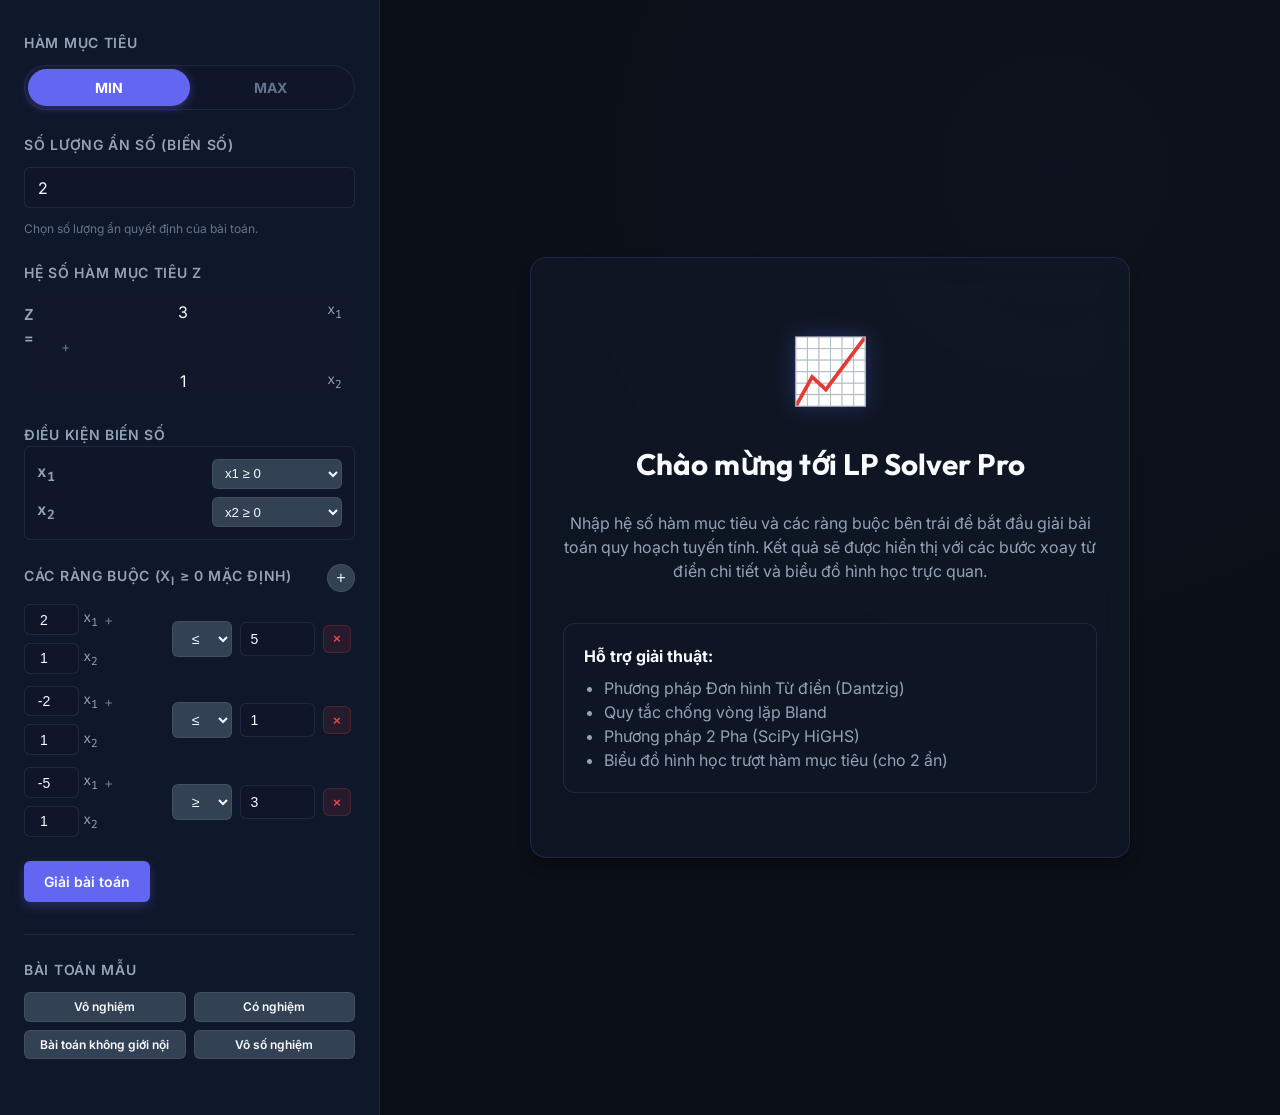
<file: index.html>
<!DOCTYPE html>
<html lang="vi">
<head>
    <meta charset="UTF-8">
    <meta name="viewport" content="width=device-width, initial-scale=1.0">
    <meta http-equiv="Cache-Control" content="no-cache, no-store, must-revalidate" />
    <meta http-equiv="Pragma" content="no-cache" />
    <meta http-equiv="Expires" content="0" />
    <title>Quy Hoạch Tuyến Tính Solver</title>
    <!-- Fonts -->
    <link rel="preconnect" href="https://fonts.googleapis.com">
    <link rel="preconnect" href="https://fonts.gstatic.com" crossorigin>
    <link href="https://fonts.googleapis.com/css2?family=Inter:wght@300;400;500;600;700&family=Outfit:wght@400;500;600;700;800&family=Fira+Code:wght@400;500&display=swap" rel="stylesheet">
    <!-- Style -->
    <link rel="stylesheet" href="static/style.css?v=3">
</head>
<body>
    <div class="app-container">
        <!-- Sidebar: Inputs -->
        <aside class="sidebar">

            <form id="solver-form">
                <!-- Optimization Goal -->
                <div class="form-section">
                    <label class="section-title">Hàm mục tiêu</label>
                    <div class="goal-toggle-container">
                        <input type="radio" id="goal-min" name="prob_type" value="min" checked>
                        <label for="goal-min" class="goal-label label-min">MIN</label>
                        
                        <input type="radio" id="goal-max" name="prob_type" value="max">
                        <label for="goal-max" class="goal-label label-max">MAX</label>
                    </div>
                </div>

                <!-- Number of Variables -->
                <div class="form-section">
                    <label for="num_vars" class="section-title">Số lượng ẩn số (Biến số)</label>
                    <div class="input-wrapper">
                        <input type="number" id="num_vars" min="2" max="10" value="2" required>
                    </div>
                    <div class="input-desc">Chọn số lượng ẩn quyết định của bài toán.</div>
                </div>

                <!-- Z Coefficients -->
                <div class="form-section">
                    <label class="section-title">Hệ số Hàm mục tiêu Z</label>
                    <div class="input-wrapper" style="border: none; padding: 0;">
                        <span class="input-prefix" style="margin-top: 0.5rem; font-size: 1rem; align-self: flex-start;">Z =</span>
                        <div id="z-coeffs-container" class="coeffs-grid" style="width: 100%;">
                            <!-- Dynamic inputs will be inserted here -->
                        </div>
                    </div>
                </div>

                <!-- Variable Signs -->
                <div class="form-section" id="var-signs-section">
                    <label class="section-title">Điều kiện biến số</label>
                    <div id="var-signs-list" class="var-signs-container">
                        <!-- Dynamic rows will be inserted here -->
                    </div>
                </div>

                <!-- Constraints -->
                <div class="form-section">
                    <div class="section-header">
                        <label class="section-title">Các ràng buộc (x<sub>i</sub> ≥ 0 mặc định)</label>
                        <button type="button" id="btn-add-constraint" class="btn-icon-only" title="Thêm ràng buộc">+</button>
                    </div>
                    
                    <div id="constraints-list" class="constraints-container">
                        <!-- Dynamic rows will be inserted here -->
                    </div>
                </div>

                <!-- Solve Button -->
                <button type="submit" id="btn-solve" class="btn btn-primary">Giải bài toán</button>
            </form>
            
            <!-- Preset Examples -->
            <div class="form-section preset-section">
                <label class="section-title">Bài toán mẫu</label>
                <div class="preset-buttons">
                    <button type="button" class="btn btn-secondary btn-sm" onclick="loadExample('infeasible')">Vô nghiệm</button>
                    <button type="button" class="btn btn-secondary btn-sm" onclick="loadExample('optimal')">Có nghiệm</button>
                    <button type="button" class="btn btn-secondary btn-sm" onclick="loadExample('unbounded')">Bài toán không giới nội</button>
                    <button type="button" class="btn btn-secondary btn-sm" onclick="loadExample('multiple')">Vô số nghiệm</button>
                </div>
            </div>
        </aside>

        <!-- Main Content: Outputs -->
        <main class="main-content">
            <!-- Initial state / Welcome -->
            <div id="welcome-screen" class="results-card welcome-card">
                <div class="welcome-icon">📈</div>
                <h2>Chào mừng tới LP Solver Pro</h2>
                <p>Nhập hệ số hàm mục tiêu và các ràng buộc bên trái để bắt đầu giải bài toán quy hoạch tuyến tính. Kết quả sẽ được hiển thị với các bước xoay từ điển chi tiết và biểu đồ hình học trực quan.</p>
                <div class="quick-start-info">
                    <strong>Hỗ trợ giải thuật:</strong>
                    <ul>
                        <li>Phương pháp Đơn hình Từ điển (Dantzig)</li>
                        <li>Quy tắc chống vòng lặp Bland</li>
                        <li>Phương pháp 2 Pha (SciPy HiGHS)</li>
                        <li>Biểu đồ hình học trượt hàm mục tiêu (cho 2 ẩn)</li>
                    </ul>
                </div>
            </div>

            <!-- Loader -->
            <div id="solve-loader" class="loader-container hidden">
                <div class="spinner"></div>
                <p>Đang tính toán kết quả tối ưu...</p>
            </div>

            <!-- Results Panel -->
            <div id="results-panel" class="hidden">
                <!-- Summary Card -->
                <div class="results-card summary-card">
                    <div class="summary-header">
                        <h2>KẾT LUẬN CHUNG</h2>
                        <span id="summary-status-badge" class="badge">OPTIMAL</span>
                    </div>
                    <div class="summary-body">
                        <div class="summary-stat">
                            <span class="stat-label">Hàm mục tiêu Z tối ưu</span>
                            <span id="summary-z-val" class="stat-value">-</span>
                        </div>
                        <div class="summary-stat">
                            <span class="stat-label">Nghiệm tối ưu x*</span>
                            <span id="summary-x-val" class="stat-value">-</span>
                        </div>
                    </div>
                </div>

                <!-- Method Navigation Tabs -->
                <div class="tab-navigation">
                    <button class="tab-btn active" onclick="switchTab('tab-geometry')">Biểu đồ hình học</button>
                    <button class="tab-btn" onclick="switchTab('tab-dantzig')">Đơn hình Dantzig</button>
                    <button class="tab-btn" onclick="switchTab('tab-bland')">Quy tắc Bland</button>
                    <button class="tab-btn" onclick="switchTab('tab-two-phase')">Đơn hình 2 Pha</button>
                </div>

                <!-- Tab: Geometry -->
                <div id="tab-geometry" class="tab-content active-content">
                    <div class="geometry-layout">
                        <div class="chart-container">
                            <svg id="geometry-svg" viewBox="0 0 800 600">
                                <defs>
                                    <!-- Gradients and markers -->
                                    <linearGradient id="feasible-grad" x1="0%" y1="0%" x2="100%" y2="100%">
                                        <stop offset="0%" stop-color="rgba(16, 185, 129, 0.2)" />
                                        <stop offset="100%" stop-color="rgba(6, 182, 212, 0.3)" />
                                    </linearGradient>
                                    <marker id="arrow" viewBox="0 0 10 10" refX="5" refY="5" markerWidth="6" markerHeight="6" orient="auto-start-reverse">
                                        <path d="M 0 0 L 10 5 L 0 10 z" fill="#ef4444" />
                                    </marker>
                                </defs>
                                
                                <!-- Grid lines and axes will be drawn dynamically -->
                                <g id="svg-grid"></g>
                                <g id="svg-axes"></g>
                                <path id="svg-feasible-region" fill="url(#feasible-grad)" stroke="#10b981" stroke-width="2" />
                                <g id="svg-constraint-lines"></g>
                                <g id="svg-objective-contours"></g>
                                <g id="svg-objective-arrow"></g>
                                <g id="svg-points"></g>
                                <g id="svg-labels"></g>
                            </svg>
                            <div id="svg-tooltip" class="chart-tooltip hidden"></div>
                        </div>
                        
                        <div class="geometry-info">
                            <div class="info-card">
                                <h3>Thông tin biểu đồ</h3>
                                <ul class="info-list">
                                    <li><span class="color-dot feasible-dot"></span> <b>Vùng tô màu xanh:</b> Miền chấp nhận được (feasible region).</li>
                                    <li><span class="color-dot constraint-dot"></span> <b>Đường nét liền:</b> Các đường biên ràng buộc (1), (2), (3)...</li>
                                    <li><span class="color-dot objective-dot"></span> <b>Đường nét đứt xám:</b> Các mức dịch chuyển Z.</li>
                                    <li><span class="color-dot opt-line-dot"></span> <b>Đường nét đứt đỏ:</b> Mức Z tối ưu.</li>
                                    <li><span class="color-dot arrow-dot"></span> <b>Mũi tên đỏ:</b> Hướng tăng hàm mục tiêu Z.</li>
                                </ul>
                            </div>
                            <div id="geometry-notes" class="info-card warning-card hidden">
                                <h3>Lưu ý</h3>
                                <p id="geometry-warning-text"></p>
                            </div>
                        </div>
                    </div>
                </div>

                <!-- Tab: Dantzig -->
                <div id="tab-dantzig" class="tab-content">
                    <div class="results-card">
                        <h3>Các bước giải theo thuật toán Dantzig</h3>
                        <div id="dantzig-steps" class="simplex-steps-container"></div>
                    </div>
                </div>

                <!-- Tab: Bland -->
                <div id="tab-bland" class="tab-content">
                    <div class="results-card">
                        <h3>Các bước giải theo Quy tắc Bland (Tránh vòng lặp)</h3>
                        <div id="bland-steps" class="simplex-steps-container"></div>
                    </div>
                </div>

                <!-- Tab: 2 Phase Simplex -->
                <div id="tab-two-phase" class="tab-content">
                    <div class="results-card">
                        <h3>Các bước giải theo Đơn hình 2 Pha (Từ điển)</h3>
                        
                        <div class="phase-section" style="margin-top: 1.5rem;">
                            <h4 class="phase-title" style="color: var(--color-info); font-family: var(--font-title); font-weight: 700; margin-bottom: 1rem; text-transform: uppercase;">PHA 1: Tìm phương án cực biên khả thi khởi đầu (Tối thiểu hóa x<sub>0</sub>)</h4>
                            <div id="two-phase-p1-steps" class="simplex-steps-container"></div>
                        </div>
                        
                        <div class="phase-section" style="margin-top: 2rem; border-top: 1px dashed var(--border-color); padding-top: 2rem;">
                            <h4 class="phase-title" style="color: var(--color-success); font-family: var(--font-title); font-weight: 700; margin-bottom: 1rem; text-transform: uppercase;">PHA 2: Tối ưu hóa hàm mục tiêu gốc</h4>
                            <div id="two-phase-p2-steps" class="simplex-steps-container"></div>
                        </div>
                    </div>
                    
                    <div class="results-card scipy-results" style="margin-top: 1.5rem;">
                        <div class="scipy-details" style="margin-top: 1rem;">
                            <p><b>Trạng thái:</b> <span id="scipy-status">-</span></p>
                            <p style="display: none;"><b>Thông báo từ solver:</b> <span id="scipy-message">-</span></p>
                            <p><b>Nghiệm tìm được:</b></p>
                            <pre id="scipy-sol-vars" class="code-block"></pre>
                            <p><b id="scipy-opt-label">Giá trị tối ưu Z:</b> <span id="scipy-opt-val">-</span></p>
                        </div>
                    </div>
                </div>
            </div>
        </main>
    </div>

    <!-- Script -->
    <script src="static/app_v18.js"></script>
</body>
</html>
</file>
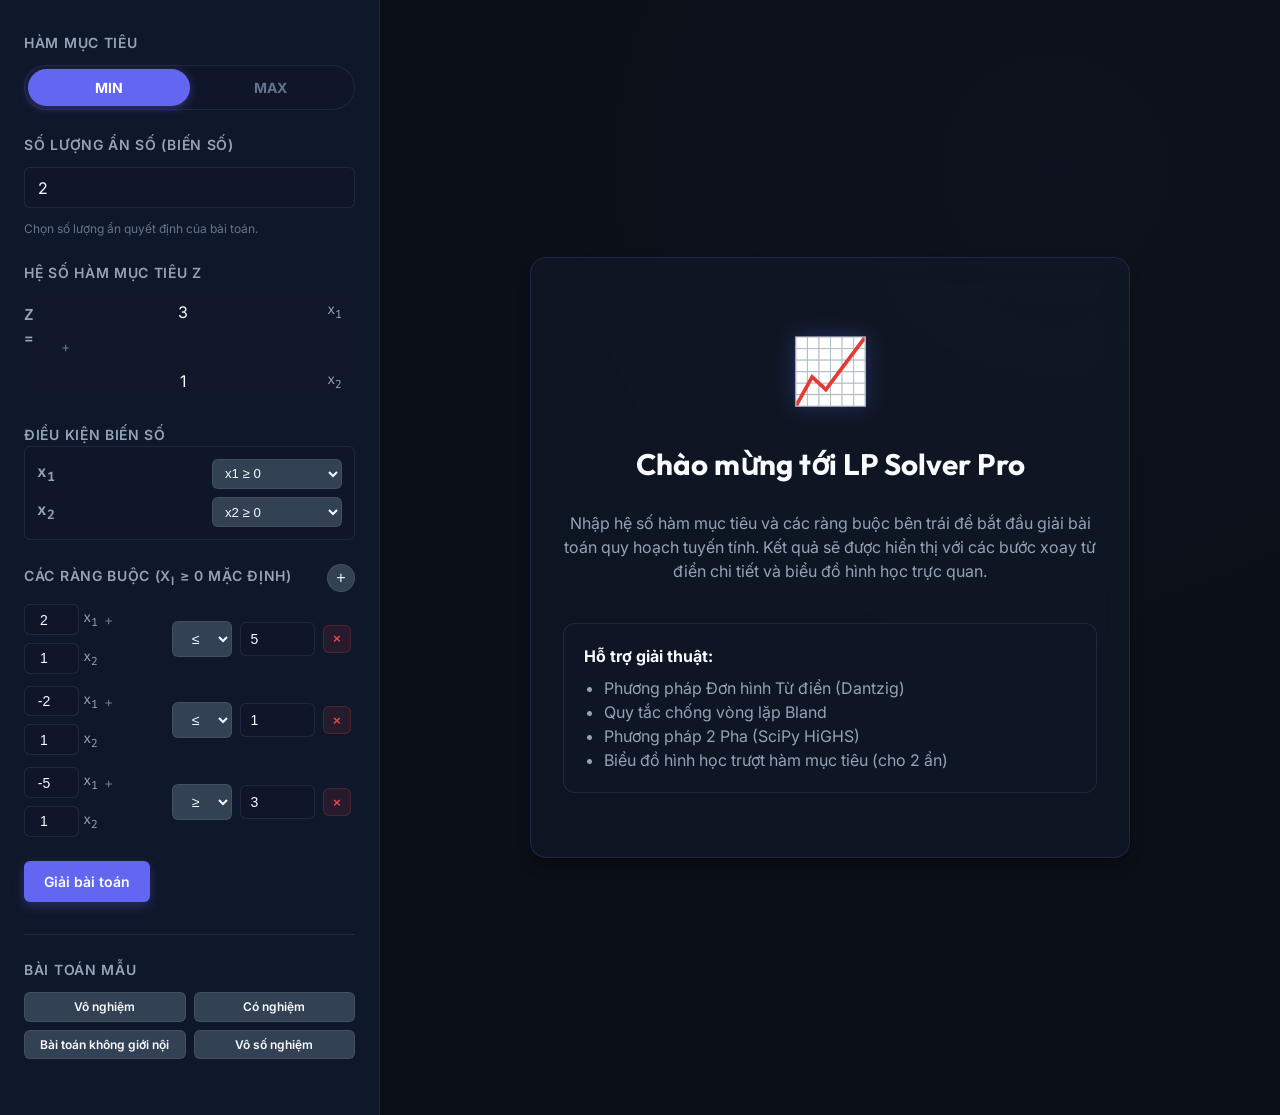
<file: templates/index.html>
<!DOCTYPE html>
<html lang="vi">
<head>
    <meta charset="UTF-8">
    <meta name="viewport" content="width=device-width, initial-scale=1.0">
    <meta http-equiv="Cache-Control" content="no-cache, no-store, must-revalidate" />
    <meta http-equiv="Pragma" content="no-cache" />
    <meta http-equiv="Expires" content="0" />
    <title>Quy Hoạch Tuyến Tính Solver</title>
    <!-- Fonts -->
    <link rel="preconnect" href="https://fonts.googleapis.com">
    <link rel="preconnect" href="https://fonts.gstatic.com" crossorigin>
    <link href="https://fonts.googleapis.com/css2?family=Inter:wght@300;400;500;600;700&family=Outfit:wght@400;500;600;700;800&family=Fira+Code:wght@400;500&display=swap" rel="stylesheet">
    <!-- Style -->
    <link rel="stylesheet" href="/static/style.css?v=3">
</head>
<body>
    <div class="app-container">
        <!-- Sidebar: Inputs -->
        <aside class="sidebar">

            <form id="solver-form">
                <!-- Optimization Goal -->
                <div class="form-section">
                    <label class="section-title">Hàm mục tiêu</label>
                    <div class="goal-toggle-container">
                        <input type="radio" id="goal-min" name="prob_type" value="min" checked>
                        <label for="goal-min" class="goal-label label-min">MIN</label>
                        
                        <input type="radio" id="goal-max" name="prob_type" value="max">
                        <label for="goal-max" class="goal-label label-max">MAX</label>
                    </div>
                </div>

                <!-- Number of Variables -->
                <div class="form-section">
                    <label for="num_vars" class="section-title">Số lượng ẩn số (Biến số)</label>
                    <div class="input-wrapper">
                        <input type="number" id="num_vars" min="2" max="10" value="2" required>
                    </div>
                    <div class="input-desc">Chọn số lượng ẩn quyết định của bài toán.</div>
                </div>

                <!-- Z Coefficients -->
                <div class="form-section">
                    <label class="section-title">Hệ số Hàm mục tiêu Z</label>
                    <div class="input-wrapper" style="border: none; padding: 0;">
                        <span class="input-prefix" style="margin-top: 0.5rem; font-size: 1rem; align-self: flex-start;">Z =</span>
                        <div id="z-coeffs-container" class="coeffs-grid" style="width: 100%;">
                            <!-- Dynamic inputs will be inserted here -->
                        </div>
                    </div>
                </div>

                <!-- Variable Signs -->
                <div class="form-section" id="var-signs-section">
                    <label class="section-title">Điều kiện biến số</label>
                    <div id="var-signs-list" class="var-signs-container">
                        <!-- Dynamic rows will be inserted here -->
                    </div>
                </div>

                <!-- Constraints -->
                <div class="form-section">
                    <div class="section-header">
                        <label class="section-title">Các ràng buộc (x<sub>i</sub> ≥ 0 mặc định)</label>
                        <button type="button" id="btn-add-constraint" class="btn-icon-only" title="Thêm ràng buộc">+</button>
                    </div>
                    
                    <div id="constraints-list" class="constraints-container">
                        <!-- Dynamic rows will be inserted here -->
                    </div>
                </div>

                <!-- Solve Button -->
                <button type="submit" id="btn-solve" class="btn btn-primary">Giải bài toán</button>
            </form>
            
            <!-- Preset Examples -->
            <div class="form-section preset-section">
                <label class="section-title">Bài toán mẫu</label>
                <div class="preset-buttons">
                    <button type="button" class="btn btn-secondary btn-sm" onclick="loadExample('infeasible')">Vô nghiệm</button>
                    <button type="button" class="btn btn-secondary btn-sm" onclick="loadExample('optimal')">Có nghiệm</button>
                    <button type="button" class="btn btn-secondary btn-sm" onclick="loadExample('unbounded')">Bài toán không giới nội</button>
                    <button type="button" class="btn btn-secondary btn-sm" onclick="loadExample('multiple')">Vô số nghiệm</button>
                </div>
            </div>
        </aside>

        <!-- Main Content: Outputs -->
        <main class="main-content">
            <!-- Initial state / Welcome -->
            <div id="welcome-screen" class="results-card welcome-card">
                <div class="welcome-icon">📈</div>
                <h2>Chào mừng tới LP Solver Pro</h2>
                <p>Nhập hệ số hàm mục tiêu và các ràng buộc bên trái để bắt đầu giải bài toán quy hoạch tuyến tính. Kết quả sẽ được hiển thị với các bước xoay từ điển chi tiết và biểu đồ hình học trực quan.</p>
                <div class="quick-start-info">
                    <strong>Hỗ trợ giải thuật:</strong>
                    <ul>
                        <li>Phương pháp Đơn hình Từ điển (Dantzig)</li>
                        <li>Quy tắc chống vòng lặp Bland</li>
                        <li>Phương pháp 2 Pha (SciPy HiGHS)</li>
                        <li>Biểu đồ hình học trượt hàm mục tiêu (cho 2 ẩn)</li>
                    </ul>
                </div>
            </div>

            <!-- Loader -->
            <div id="solve-loader" class="loader-container hidden">
                <div class="spinner"></div>
                <p>Đang tính toán kết quả tối ưu...</p>
            </div>

            <!-- Results Panel -->
            <div id="results-panel" class="hidden">
                <!-- Summary Card -->
                <div class="results-card summary-card">
                    <div class="summary-header">
                        <h2>KẾT LUẬN CHUNG</h2>
                        <span id="summary-status-badge" class="badge">OPTIMAL</span>
                    </div>
                    <div class="summary-body">
                        <div class="summary-stat">
                            <span class="stat-label">Hàm mục tiêu Z tối ưu</span>
                            <span id="summary-z-val" class="stat-value">-</span>
                        </div>
                        <div class="summary-stat">
                            <span class="stat-label">Nghiệm tối ưu x*</span>
                            <span id="summary-x-val" class="stat-value">-</span>
                        </div>
                    </div>
                </div>

                <!-- Method Navigation Tabs -->
                <div class="tab-navigation">
                    <button class="tab-btn active" onclick="switchTab('tab-geometry')">Biểu đồ hình học</button>
                    <button class="tab-btn" onclick="switchTab('tab-dantzig')">Đơn hình Dantzig</button>
                    <button class="tab-btn" onclick="switchTab('tab-bland')">Quy tắc Bland</button>
                    <button class="tab-btn" onclick="switchTab('tab-two-phase')">Đơn hình 2 Pha</button>
                </div>

                <!-- Tab: Geometry -->
                <div id="tab-geometry" class="tab-content active-content">
                    <div class="geometry-layout">
                        <div class="chart-container">
                            <svg id="geometry-svg" viewBox="0 0 800 600">
                                <defs>
                                    <!-- Gradients and markers -->
                                    <linearGradient id="feasible-grad" x1="0%" y1="0%" x2="100%" y2="100%">
                                        <stop offset="0%" stop-color="rgba(16, 185, 129, 0.2)" />
                                        <stop offset="100%" stop-color="rgba(6, 182, 212, 0.3)" />
                                    </linearGradient>
                                    <marker id="arrow" viewBox="0 0 10 10" refX="5" refY="5" markerWidth="6" markerHeight="6" orient="auto-start-reverse">
                                        <path d="M 0 0 L 10 5 L 0 10 z" fill="#ef4444" />
                                    </marker>
                                </defs>
                                
                                <!-- Grid lines and axes will be drawn dynamically -->
                                <g id="svg-grid"></g>
                                <g id="svg-axes"></g>
                                <path id="svg-feasible-region" fill="url(#feasible-grad)" stroke="#10b981" stroke-width="2" />
                                <g id="svg-constraint-lines"></g>
                                <g id="svg-objective-contours"></g>
                                <g id="svg-objective-arrow"></g>
                                <g id="svg-points"></g>
                                <g id="svg-labels"></g>
                            </svg>
                            <div id="svg-tooltip" class="chart-tooltip hidden"></div>
                        </div>
                        
                        <div class="geometry-info">
                            <div class="info-card">
                                <h3>Thông tin biểu đồ</h3>
                                <ul class="info-list">
                                    <li><span class="color-dot feasible-dot"></span> <b>Vùng tô màu xanh:</b> Miền chấp nhận được (feasible region).</li>
                                    <li><span class="color-dot constraint-dot"></span> <b>Đường nét liền:</b> Các đường biên ràng buộc (1), (2), (3)...</li>
                                    <li><span class="color-dot objective-dot"></span> <b>Đường nét đứt xám:</b> Các mức dịch chuyển Z.</li>
                                    <li><span class="color-dot opt-line-dot"></span> <b>Đường nét đứt đỏ:</b> Mức Z tối ưu.</li>
                                    <li><span class="color-dot arrow-dot"></span> <b>Mũi tên đỏ:</b> Hướng tăng hàm mục tiêu Z.</li>
                                </ul>
                            </div>
                            <div id="geometry-notes" class="info-card warning-card hidden">
                                <h3>Lưu ý</h3>
                                <p id="geometry-warning-text"></p>
                            </div>
                        </div>
                    </div>
                </div>

                <!-- Tab: Dantzig -->
                <div id="tab-dantzig" class="tab-content">
                    <div class="results-card">
                        <h3>Các bước giải theo thuật toán Dantzig</h3>
                        <div id="dantzig-steps" class="simplex-steps-container"></div>
                    </div>
                </div>

                <!-- Tab: Bland -->
                <div id="tab-bland" class="tab-content">
                    <div class="results-card">
                        <h3>Các bước giải theo Quy tắc Bland (Tránh vòng lặp)</h3>
                        <div id="bland-steps" class="simplex-steps-container"></div>
                    </div>
                </div>

                <!-- Tab: 2 Phase Simplex -->
                <div id="tab-two-phase" class="tab-content">
                    <div class="results-card">
                        <h3>Các bước giải theo Đơn hình 2 Pha (Từ điển)</h3>
                        
                        <div class="phase-section" style="margin-top: 1.5rem;">
                            <h4 class="phase-title" style="color: var(--color-info); font-family: var(--font-title); font-weight: 700; margin-bottom: 1rem; text-transform: uppercase;">PHA 1: Tìm phương án cực biên khả thi khởi đầu (Tối thiểu hóa x<sub>0</sub>)</h4>
                            <div id="two-phase-p1-steps" class="simplex-steps-container"></div>
                        </div>
                        
                        <div class="phase-section" style="margin-top: 2rem; border-top: 1px dashed var(--border-color); padding-top: 2rem;">
                            <h4 class="phase-title" style="color: var(--color-success); font-family: var(--font-title); font-weight: 700; margin-bottom: 1rem; text-transform: uppercase;">PHA 2: Tối ưu hóa hàm mục tiêu gốc</h4>
                            <div id="two-phase-p2-steps" class="simplex-steps-container"></div>
                        </div>
                    </div>
                    
                    <div class="results-card scipy-results" style="margin-top: 1.5rem;">
                        <div class="scipy-details" style="margin-top: 1rem;">
                            <p><b>Trạng thái:</b> <span id="scipy-status">-</span></p>
                            <p style="display: none;"><b>Thông báo từ solver:</b> <span id="scipy-message">-</span></p>
                            <p><b>Nghiệm tìm được:</b></p>
                            <pre id="scipy-sol-vars" class="code-block"></pre>
                            <p><b id="scipy-opt-label">Giá trị tối ưu Z:</b> <span id="scipy-opt-val">-</span></p>
                        </div>
                    </div>
                </div>
            </div>
        </main>
    </div>

    <!-- Script -->
    <script src="/static/app_v18.js"></script>
</body>
</html>
</file>
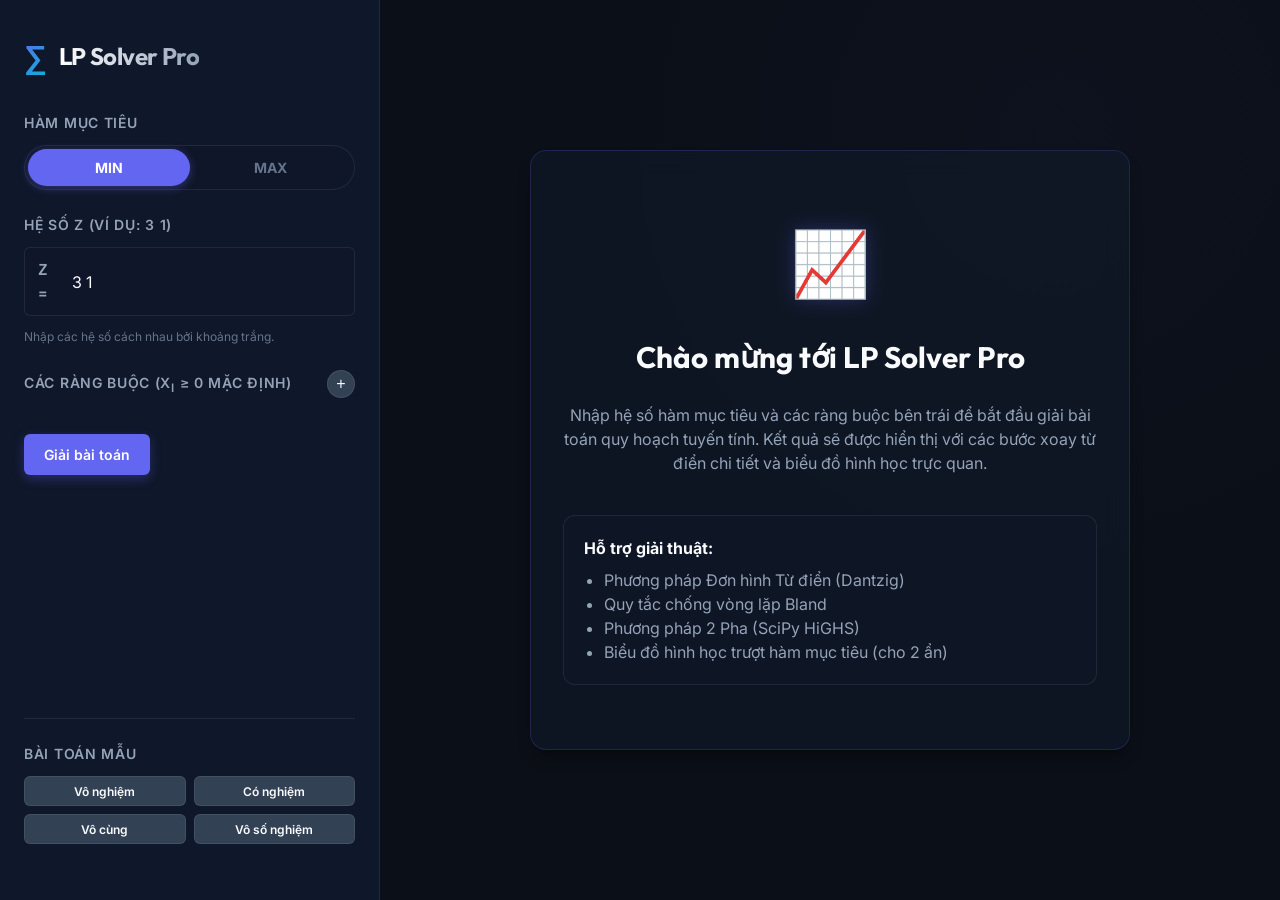
<file: tonghop/templates/index.html>
<!DOCTYPE html>
<html lang="vi">
<head>
    <meta charset="UTF-8">
    <meta name="viewport" content="width=device-width, initial-scale=1.0">
    <title>Quy Hoạch Tuyến Tính Solver</title>
    <!-- Fonts -->
    <link rel="preconnect" href="https://fonts.googleapis.com">
    <link rel="preconnect" href="https://fonts.gstatic.com" crossorigin>
    <link href="https://fonts.googleapis.com/css2?family=Inter:wght@300;400;500;600;700&family=Outfit:wght@400;500;600;700;800&family=Fira+Code:wght@400;500&display=swap" rel="stylesheet">
    <!-- Style -->
    <link rel="stylesheet" href="/static/style.css">
</head>
<body>
    <div class="app-container">
        <!-- Sidebar: Inputs -->
        <aside class="sidebar">
            <div class="brand">
                <div class="brand-icon">∑</div>
                <h1>LP Solver Pro</h1>
            </div>
            
            <form id="solver-form">
                <!-- Optimization Goal -->
                <div class="form-section">
                    <label class="section-title">Hàm mục tiêu</label>
                    <div class="goal-toggle-container">
                        <input type="radio" id="goal-min" name="prob_type" value="min" checked>
                        <label for="goal-min" class="goal-label label-min">MIN</label>
                        
                        <input type="radio" id="goal-max" name="prob_type" value="max">
                        <label for="goal-max" class="goal-label label-max">MAX</label>
                    </div>
                </div>

                <!-- Z Coefficients -->
                <div class="form-section">
                    <label for="z_coeffs" class="section-title">Hệ số Z (ví dụ: 3 1)</label>
                    <div class="input-wrapper">
                        <span class="input-prefix">Z =</span>
                        <input type="text" id="z_coeffs" placeholder="3 1" value="3 1" required>
                    </div>
                    <div class="input-desc">Nhập các hệ số cách nhau bởi khoảng trắng.</div>
                </div>

                <!-- Constraints -->
                <div class="form-section">
                    <div class="section-header">
                        <label class="section-title">Các ràng buộc (x<sub>i</sub> ≥ 0 mặc định)</label>
                        <button type="button" id="btn-add-constraint" class="btn-icon-only" title="Thêm ràng buộc">+</button>
                    </div>
                    
                    <div id="constraints-list" class="constraints-container">
                        <!-- Dynamic rows will be inserted here -->
                    </div>
                </div>

                <!-- Solve Button -->
                <button type="submit" id="btn-solve" class="btn btn-primary">Giải bài toán</button>
            </form>
            
            <!-- Preset Examples -->
            <div class="form-section preset-section">
                <label class="section-title">Bài toán mẫu</label>
                <div class="preset-buttons">
                    <button type="button" class="btn btn-secondary btn-sm" onclick="loadExample('infeasible')">Vô nghiệm</button>
                    <button type="button" class="btn btn-secondary btn-sm" onclick="loadExample('optimal')">Có nghiệm</button>
                    <button type="button" class="btn btn-secondary btn-sm" onclick="loadExample('unbounded')">Vô cùng</button>
                    <button type="button" class="btn btn-secondary btn-sm" onclick="loadExample('multiple')">Vô số nghiệm</button>
                </div>
            </div>
        </aside>

        <!-- Main Content: Outputs -->
        <main class="main-content">
            <!-- Initial state / Welcome -->
            <div id="welcome-screen" class="results-card welcome-card">
                <div class="welcome-icon">📈</div>
                <h2>Chào mừng tới LP Solver Pro</h2>
                <p>Nhập hệ số hàm mục tiêu và các ràng buộc bên trái để bắt đầu giải bài toán quy hoạch tuyến tính. Kết quả sẽ được hiển thị với các bước xoay từ điển chi tiết và biểu đồ hình học trực quan.</p>
                <div class="quick-start-info">
                    <strong>Hỗ trợ giải thuật:</strong>
                    <ul>
                        <li>Phương pháp Đơn hình Từ điển (Dantzig)</li>
                        <li>Quy tắc chống vòng lặp Bland</li>
                        <li>Phương pháp 2 Pha (SciPy HiGHS)</li>
                        <li>Biểu đồ hình học trượt hàm mục tiêu (cho 2 ẩn)</li>
                    </ul>
                </div>
            </div>

            <!-- Loader -->
            <div id="solve-loader" class="loader-container hidden">
                <div class="spinner"></div>
                <p>Đang tính toán kết quả tối ưu...</p>
            </div>

            <!-- Results Panel -->
            <div id="results-panel" class="hidden">
                <!-- Summary Card -->
                <div class="results-card summary-card">
                    <div class="summary-header">
                        <h2>KẾT LUẬN CHUNG</h2>
                        <span id="summary-status-badge" class="badge">OPTIMAL</span>
                    </div>
                    <div class="summary-body">
                        <div class="summary-stat">
                            <span class="stat-label">Hàm mục tiêu Z tối ưu</span>
                            <span id="summary-z-val" class="stat-value">-</span>
                        </div>
                        <div class="summary-stat">
                            <span class="stat-label">Nghiệm tối ưu x*</span>
                            <span id="summary-x-val" class="stat-value">-</span>
                        </div>
                    </div>
                </div>

                <!-- Method Navigation Tabs -->
                <div class="tab-navigation">
                    <button class="tab-btn active" onclick="switchTab('tab-geometry')">Biểu đồ hình học</button>
                    <button class="tab-btn" onclick="switchTab('tab-dantzig')">Đơn hình Dantzig</button>
                    <button class="tab-btn" onclick="switchTab('tab-bland')">Quy tắc Bland</button>
                    <button class="tab-btn" onclick="switchTab('tab-scipy')">SciPy (2 Pha)</button>
                </div>

                <!-- Tab: Geometry -->
                <div id="tab-geometry" class="tab-content active-content">
                    <div class="geometry-layout">
                        <div class="chart-container">
                            <svg id="geometry-svg" viewBox="0 0 800 600">
                                <defs>
                                    <!-- Gradients and markers -->
                                    <linearGradient id="feasible-grad" x1="0%" y1="0%" x2="100%" y2="100%">
                                        <stop offset="0%" stop-color="rgba(16, 185, 129, 0.2)" />
                                        <stop offset="100%" stop-color="rgba(6, 182, 212, 0.3)" />
                                    </linearGradient>
                                    <marker id="arrow" viewBox="0 0 10 10" refX="5" refY="5" markerWidth="6" markerHeight="6" orient="auto-start-reverse">
                                        <path d="M 0 0 L 10 5 L 0 10 z" fill="#ef4444" />
                                    </marker>
                                </defs>
                                
                                <!-- Grid lines and axes will be drawn dynamically -->
                                <g id="svg-grid"></g>
                                <g id="svg-axes"></g>
                                <path id="svg-feasible-region" fill="url(#feasible-grad)" stroke="#10b981" stroke-width="2" />
                                <g id="svg-constraint-lines"></g>
                                <g id="svg-objective-contours"></g>
                                <g id="svg-objective-arrow"></g>
                                <g id="svg-points"></g>
                                <g id="svg-labels"></g>
                            </svg>
                            <div id="svg-tooltip" class="chart-tooltip hidden"></div>
                        </div>
                        
                        <div class="geometry-info">
                            <div class="info-card">
                                <h3>Thông tin biểu đồ</h3>
                                <ul class="info-list">
                                    <li><span class="color-dot feasible-dot"></span> <b>Vùng tô màu xanh:</b> Miền chấp nhận được (feasible region).</li>
                                    <li><span class="color-dot constraint-dot"></span> <b>Đường nét liền:</b> Các đường biên ràng buộc (1), (2), (3)...</li>
                                    <li><span class="color-dot objective-dot"></span> <b>Đường nét đứt xám:</b> Các mức dịch chuyển Z.</li>
                                    <li><span class="color-dot opt-line-dot"></span> <b>Đường nét đứt đỏ:</b> Mức Z tối ưu.</li>
                                    <li><span class="color-dot arrow-dot"></span> <b>Mũi tên đỏ:</b> Hướng tăng hàm mục tiêu Z.</li>
                                </ul>
                            </div>
                            <div id="geometry-notes" class="info-card warning-card hidden">
                                <h3>Lưu ý</h3>
                                <p id="geometry-warning-text"></p>
                            </div>
                        </div>
                    </div>
                </div>

                <!-- Tab: Dantzig -->
                <div id="tab-dantzig" class="tab-content">
                    <div class="results-card">
                        <h3>Các bước giải theo thuật toán Dantzig</h3>
                        <div id="dantzig-steps" class="simplex-steps-container"></div>
                    </div>
                </div>

                <!-- Tab: Bland -->
                <div id="tab-bland" class="tab-content">
                    <div class="results-card">
                        <h3>Các bước giải theo Quy tắc Bland (Tránh vòng lặp)</h3>
                        <div id="bland-steps" class="simplex-steps-container"></div>
                    </div>
                </div>

                <!-- Tab: SciPy -->
                <div id="tab-scipy" class="tab-content">
                    <div class="results-card scipy-results">
                        <h3>Kết quả từ thư viện SciPy (linprog - HiGHS)</h3>
                        <div class="scipy-details">
                            <p><b>Trạng thái:</b> <span id="scipy-status">-</span></p>
                            <p><b>Thông báo từ solver:</b> <span id="scipy-message">-</span></p>
                            <p><b>Nghiệm tìm được:</b></p>
                            <pre id="scipy-sol-vars" class="code-block"></pre>
                            <p><b>Giá trị tối ưu Z:</b> <span id="scipy-opt-val">-</span></p>
                        </div>
                    </div>
                </div>
            </div>
        </main>
    </div>

    <!-- Script -->
    <script src="/static/app.js"></script>
</body>
</html>
</file>
<file: static/style.css>
:root {
    --bg-main: #0b0f17;
    --bg-card: rgba(17, 24, 39, 0.75);
    --bg-sidebar: #0f172a;
    --border-color: rgba(255, 255, 255, 0.08);
    
    --color-primary: #6366f1;
    --color-primary-hover: #4f46e5;
    --color-secondary: #334155;
    --color-secondary-hover: #475569;
    
    --color-success: #10b981;
    --color-success-bg: rgba(16, 185, 129, 0.15);
    --color-warning: #f59e0b;
    --color-warning-bg: rgba(245, 158, 11, 0.15);
    --color-danger: #ef4444;
    --color-danger-bg: rgba(239, 68, 68, 0.15);
    --color-info: #06b6d4;
    --color-info-bg: rgba(6, 182, 212, 0.15);
    
    --text-primary: #f8fafc;
    --text-secondary: #94a3b8;
    --text-muted: #64748b;
    
    --font-sans: 'Inter', system-ui, -apple-system, sans-serif;
    --font-title: 'Outfit', sans-serif;
    --font-mono: 'Fira Code', monospace;
    
    --radius-sm: 6px;
    --radius-md: 12px;
    --radius-lg: 16px;
    
    --shadow-sm: 0 1px 2px 0 rgba(0, 0, 0, 0.05);
    --shadow-md: 0 4px 6px -1px rgba(0, 0, 0, 0.1), 0 2px 4px -2px rgba(0, 0, 0, 0.1);
    --shadow-lg: 0 10px 15px -3px rgba(0, 0, 0, 0.3), 0 4px 6px -4px rgba(0, 0, 0, 0.3);
    --shadow-glow: 0 0 20px rgba(99, 102, 241, 0.2);
}

* {
    box-sizing: border-box;
    margin: 0;
    padding: 0;
}

body {
    background-color: var(--bg-main);
    color: var(--text-primary);
    font-family: var(--font-sans);
    line-height: 1.5;
    min-height: 100vh;
    overflow-x: hidden;
}

/* App Layout */
.app-container {
    display: flex;
    min-height: 100vh;
}

/* Sidebar Styling */
.sidebar {
    width: 380px;
    background-color: var(--bg-sidebar);
    border-right: 1px solid var(--border-color);
    padding: 2rem 1.5rem;
    display: flex;
    flex-direction: column;
    gap: 2rem;
    flex-shrink: 0;
    overflow-y: auto;
}

.brand {
    display: flex;
    align-items: center;
    gap: 0.75rem;
}

.brand-icon {
    font-size: 2rem;
    font-weight: 800;
    color: var(--color-primary);
    background: linear-gradient(135deg, var(--color-primary), var(--color-info));
    -webkit-background-clip: text;
    -webkit-text-fill-color: transparent;
    font-family: var(--font-title);
}

.brand h1 {
    font-family: var(--font-title);
    font-size: 1.5rem;
    font-weight: 700;
    letter-spacing: -0.025em;
    background: linear-gradient(to right, #ffffff, #94a3b8);
    -webkit-background-clip: text;
    -webkit-text-fill-color: transparent;
}

/* Forms and Inputs */
.form-section {
    display: flex;
    flex-direction: column;
    gap: 0.75rem;
    margin-bottom: 1.5rem;
}

.section-header {
    display: flex;
    justify-content: space-between;
    align-items: center;
}

.section-title {
    font-size: 0.875rem;
    font-weight: 600;
    text-transform: uppercase;
    letter-spacing: 0.05em;
    color: var(--text-secondary);
}

/* Goal Toggle Pill */
.goal-toggle-container {
    display: flex;
    background-color: rgba(15, 23, 42, 0.6);
    border: 1px solid var(--border-color);
    padding: 3px;
    border-radius: 30px;
    position: relative;
}

.goal-toggle-container input[type="radio"] {
    display: none;
}

.goal-label {
    flex: 1;
    text-align: center;
    padding: 0.5rem 1rem;
    font-size: 0.875rem;
    font-weight: 700;
    border-radius: 25px;
    cursor: pointer;
    transition: all 0.3s cubic-bezier(0.4, 0, 0.2, 1);
    color: var(--text-muted);
}

input[type="radio"]:checked + .goal-label.label-min {
    background-color: var(--color-primary);
    color: white;
    box-shadow: 0 2px 10px rgba(99, 102, 241, 0.4);
}

input[type="radio"]:checked + .goal-label.label-max {
    background-color: var(--color-info);
    color: white;
    box-shadow: 0 2px 10px rgba(6, 182, 212, 0.4);
}

/* Inputs styling */
.input-wrapper {
    display: flex;
    align-items: center;
    background-color: rgba(15, 23, 42, 0.4);
    border: 1px solid var(--border-color);
    border-radius: var(--radius-sm);
    padding: 0.6rem 0.8rem;
    transition: all 0.2s ease;
}

.input-wrapper:focus-within {
    border-color: var(--color-primary);
    box-shadow: var(--shadow-glow);
}

.input-prefix {
    color: var(--text-secondary);
    font-family: var(--font-mono);
    font-weight: 600;
    margin-right: 0.5rem;
}

.input-wrapper input {
    background: transparent;
    border: none;
    outline: none;
    color: var(--text-primary);
    width: 100%;
    font-family: var(--font-sans);
    font-size: 1rem;
}

.input-desc {
    font-size: 0.75rem;
    color: var(--text-muted);
}

/* Dynamic Constraints Row */
.constraints-container {
    display: flex;
    flex-direction: column;
    gap: 0.75rem;
    max-height: 350px;
    overflow-y: auto;
    padding-right: 0.25rem;
}

.constraint-row {
    display: flex;
    align-items: center;
    gap: 0.5rem;
    animation: slideIn 0.2s ease-out;
}

@keyframes slideIn {
    from { opacity: 0; transform: translateY(-5px); }
    to { opacity: 1; transform: translateY(0); }
}

.constraint-coeffs {
    flex: 2;
    background-color: rgba(15, 23, 42, 0.4);
    border: 1px solid var(--border-color);
    border-radius: var(--radius-sm);
    padding: 0.5rem 0.6rem;
    color: var(--text-primary);
    outline: none;
    font-size: 0.875rem;
}

.constraint-coeffs:focus {
    border-color: var(--color-primary);
}

.constraint-sign {
    flex: 1;
    background-color: var(--color-secondary);
    border: 1px solid var(--border-color);
    border-radius: var(--radius-sm);
    padding: 0.5rem 0.4rem;
    color: var(--text-primary);
    outline: none;
    cursor: pointer;
    font-size: 0.875rem;
    text-align: center;
}

.constraint-rhs {
    flex: 1.2;
    background-color: rgba(15, 23, 42, 0.4);
    border: 1px solid var(--border-color);
    border-radius: var(--radius-sm);
    padding: 0.5rem 0.6rem;
    color: var(--text-primary);
    outline: none;
    font-size: 0.875rem;
    width: 60px;
}

.constraint-rhs:focus {
    border-color: var(--color-primary);
}

/* Buttons */
.btn {
    display: inline-flex;
    align-items: center;
    justify-content: center;
    padding: 0.75rem 1.25rem;
    font-size: 0.875rem;
    font-weight: 600;
    border-radius: var(--radius-sm);
    border: none;
    cursor: pointer;
    transition: all 0.2s cubic-bezier(0.4, 0, 0.2, 1);
    font-family: var(--font-sans);
}

.btn-primary {
    background-color: var(--color-primary);
    color: white;
    box-shadow: 0 4px 12px rgba(99, 102, 241, 0.3);
}

.btn-primary:hover {
    background-color: var(--color-primary-hover);
    transform: translateY(-1px);
    box-shadow: 0 6px 16px rgba(99, 102, 241, 0.4);
}

.btn-secondary {
    background-color: var(--color-secondary);
    color: var(--text-primary);
    border: 1px solid var(--border-color);
}

.btn-secondary:hover {
    background-color: var(--color-secondary-hover);
}

.btn-sm {
    padding: 0.4rem 0.75rem;
    font-size: 0.75rem;
}

.btn-icon-only {
    width: 28px;
    height: 28px;
    border-radius: 50%;
    background-color: var(--color-secondary);
    border: 1px solid var(--border-color);
    color: var(--text-primary);
    font-size: 1rem;
    cursor: pointer;
    display: inline-flex;
    align-items: center;
    justify-content: center;
    transition: all 0.2s ease;
}

.btn-icon-only:hover {
    background-color: var(--color-primary);
    color: white;
}

.btn-remove {
    background-color: rgba(239, 68, 68, 0.1);
    color: var(--color-danger);
    border: 1px solid rgba(239, 68, 68, 0.2);
    width: 28px;
    height: 28px;
    border-radius: var(--radius-sm);
    display: flex;
    align-items: center;
    justify-content: center;
    cursor: pointer;
    font-weight: bold;
    transition: all 0.2s ease;
}

.btn-remove:hover {
    background-color: var(--color-danger);
    color: white;
}

/* Preset examples section */
.preset-section {
    margin-top: auto;
    border-top: 1px solid var(--border-color);
    padding-top: 1.5rem;
}

.preset-buttons {
    display: grid;
    grid-template-columns: repeat(2, 1fr);
    gap: 0.5rem;
}

/* Main Content Area */
.main-content {
    flex: 1;
    padding: 2rem;
    overflow-y: auto;
    display: flex;
    flex-direction: column;
    gap: 2rem;
    background: radial-gradient(circle at 75% 15%, rgba(99, 102, 241, 0.03), transparent 45%), var(--bg-main);
}

/* Cards (Glassmorphism) */
.results-card {
    background-color: var(--bg-card);
    border: 1px solid var(--border-color);
    border-radius: var(--radius-lg);
    padding: 1.5rem;
    box-shadow: var(--shadow-lg);
    backdrop-filter: blur(12px);
    transition: border-color 0.3s ease;
}

.welcome-card {
    display: flex;
    flex-direction: column;
    align-items: center;
    text-align: center;
    padding: 4rem 2rem;
    margin: auto;
    max-width: 600px;
    gap: 1.5rem;
    border-color: rgba(99, 102, 241, 0.2);
}

.welcome-icon {
    font-size: 4rem;
    filter: drop-shadow(0 0 10px rgba(99, 102, 241, 0.3));
}

.welcome-card h2 {
    font-family: var(--font-title);
    font-size: 1.85rem;
    font-weight: 700;
}

.welcome-card p {
    color: var(--text-secondary);
}

.quick-start-info {
    text-align: left;
    width: 100%;
    background-color: rgba(15, 23, 42, 0.4);
    border: 1px solid var(--border-color);
    border-radius: var(--radius-md);
    padding: 1.25rem;
    margin-top: 1rem;
}

.quick-start-info ul {
    margin-top: 0.5rem;
    padding-left: 1.25rem;
    color: var(--text-secondary);
}

/* Summary Card */
.summary-card {
    border-left: 4px solid var(--color-primary);
}

.summary-header {
    display: flex;
    justify-content: space-between;
    align-items: center;
    margin-bottom: 1rem;
    border-bottom: 1px solid var(--border-color);
    padding-bottom: 0.75rem;
}

.summary-header h2 {
    font-family: var(--font-title);
    font-size: 1.125rem;
    letter-spacing: 0.05em;
    color: var(--text-secondary);
}

.badge {
    padding: 0.25rem 0.75rem;
    border-radius: 30px;
    font-size: 0.75rem;
    font-weight: 800;
    text-transform: uppercase;
    letter-spacing: 0.05em;
}

.badge-optimal {
    background-color: var(--color-success-bg);
    color: var(--color-success);
    border: 1px solid rgba(16, 185, 129, 0.3);
}

.badge-infeasible {
    background-color: var(--color-danger-bg);
    color: var(--color-danger);
    border: 1px solid rgba(239, 68, 68, 0.3);
}

.badge-unbounded {
    background-color: var(--color-warning-bg);
    color: var(--color-warning);
    border: 1px solid rgba(245, 158, 11, 0.3);
}

.summary-body {
    display: grid;
    grid-template-columns: repeat(2, 1fr);
    gap: 1.5rem;
}

.summary-stat {
    display: flex;
    flex-direction: column;
    gap: 0.25rem;
}

.stat-label {
    font-size: 0.75rem;
    text-transform: uppercase;
    letter-spacing: 0.05em;
    color: var(--text-muted);
}

.stat-value {
    font-size: 1.5rem;
    font-weight: 700;
    font-family: var(--font-title);
    color: var(--text-primary);
}

/* Tabs System */
.tab-navigation {
    display: flex;
    gap: 0.5rem;
    border-bottom: 1px solid var(--border-color);
    padding-bottom: 1px;
}

.tab-btn {
    background: transparent;
    border: none;
    color: var(--text-secondary);
    padding: 0.75rem 1.25rem;
    font-size: 0.875rem;
    font-weight: 600;
    cursor: pointer;
    border-bottom: 2px solid transparent;
    transition: all 0.2s ease;
    font-family: var(--font-sans);
}

.tab-btn:hover {
    color: var(--text-primary);
}

.tab-btn.active {
    color: var(--color-primary);
    border-bottom-color: var(--color-primary);
}

.tab-content {
    display: none;
}

.tab-content.active-content {
    display: block;
    animation: fadeIn 0.3s ease-out;
}

@keyframes fadeIn {
    from { opacity: 0; }
    to { opacity: 1; }
}

/* Geometry layout styling */
.geometry-layout {
    display: grid;
    grid-template-columns: 1fr 280px;
    gap: 1.5rem;
}

.chart-container {
    background-color: #0f172a;
    border: 1px solid var(--border-color);
    border-radius: var(--radius-md);
    padding: 1rem;
    position: relative;
}

#geometry-svg {
    width: 100%;
    height: auto;
    max-height: 520px;
    display: block;
}

.geometry-info {
    display: flex;
    flex-direction: column;
    gap: 1rem;
}

.info-card {
    background-color: rgba(30, 41, 59, 0.4);
    border: 1px solid var(--border-color);
    border-radius: var(--radius-md);
    padding: 1rem;
}

.info-card h3 {
    font-size: 0.875rem;
    font-weight: 700;
    margin-bottom: 0.75rem;
    text-transform: uppercase;
    letter-spacing: 0.05em;
    color: var(--text-secondary);
}

.info-list {
    list-style: none;
    display: flex;
    flex-direction: column;
    gap: 0.75rem;
    font-size: 0.825rem;
    color: var(--text-secondary);
}

.color-dot {
    display: inline-block;
    width: 10px;
    height: 10px;
    border-radius: 50%;
    margin-right: 0.25rem;
}

.feasible-dot { background-color: rgba(16, 185, 129, 0.5); border: 1.5px solid #10b981; }
.constraint-dot { background-color: #334155; }
.objective-dot { background-color: transparent; border: 1.5px dashed var(--text-muted); }
.opt-line-dot { background-color: transparent; border: 1.5px dashed var(--color-danger); }
.arrow-dot { background-color: var(--color-danger); }

.warning-card {
    border-left: 4px solid var(--color-warning);
    background-color: var(--color-warning-bg);
}

.warning-card h3 {
    color: var(--color-warning);
}

.warning-card p {
    font-size: 0.825rem;
    color: var(--text-primary);
}

/* Tooltip on SVG Chart */
.chart-tooltip {
    position: absolute;
    background: rgba(15, 23, 42, 0.95);
    border: 1px solid var(--color-primary);
    border-radius: var(--radius-sm);
    padding: 0.5rem 0.75rem;
    font-size: 0.75rem;
    font-family: var(--font-mono);
    color: var(--text-primary);
    pointer-events: none;
    box-shadow: var(--shadow-lg);
    z-index: 100;
    transition: opacity 0.15s ease;
}

/* Simplex step details formatting */
.simplex-steps-container {
    display: flex;
    flex-direction: column;
    gap: 2rem;
}

.step-card {
    background-color: rgba(15, 23, 42, 0.4);
    border: 1px solid var(--border-color);
    border-radius: var(--radius-md);
    padding: 1.25rem;
}

.step-header {
    display: flex;
    justify-content: space-between;
    align-items: center;
    border-bottom: 1px solid var(--border-color);
    padding-bottom: 0.5rem;
    margin-bottom: 1rem;
}

.step-title {
    font-size: 1rem;
    font-weight: 700;
    font-family: var(--font-title);
    color: var(--color-primary);
}

.step-status {
    font-size: 0.825rem;
    font-weight: 600;
    text-transform: uppercase;
}

.equations-grid {
    display: flex;
    flex-direction: column;
    gap: 0.5rem;
    font-family: var(--font-mono);
    font-size: 0.9rem;
    padding-left: 0.5rem;
}

.eq-row {
    display: flex;
    align-items: center;
    padding: 0.25rem 0.5rem;
    border-radius: 4px;
}

.eq-row-z {
    background-color: rgba(99, 102, 241, 0.08);
    font-weight: 600;
    border-left: 3px solid var(--color-primary);
}

.eq-var {
    width: 40px;
    font-weight: bold;
    color: var(--text-primary);
}

.eq-equals {
    width: 20px;
    color: var(--text-muted);
}

.eq-const {
    color: var(--color-info);
    margin-right: 0.5rem;
}

.eq-terms {
    display: flex;
    flex-wrap: wrap;
    align-items: center;
    gap: 0.5rem;
}

.eq-term-val {
    color: var(--text-primary);
}

.eq-term-var {
    font-weight: bold;
}

.var-x { color: var(--color-info); }
.var-w { color: var(--color-primary); }

.step-pivot-info {
    margin-top: 1rem;
    background-color: rgba(30, 41, 59, 0.6);
    border: 1px solid var(--border-color);
    border-radius: var(--radius-sm);
    padding: 0.75rem;
    font-size: 0.875rem;
}

.pivot-var {
    font-weight: bold;
    padding: 2px 6px;
    border-radius: 4px;
    font-family: var(--font-mono);
}

.pivot-in {
    background-color: var(--color-success-bg);
    color: var(--color-success);
    border: 1px solid rgba(16, 185, 129, 0.2);
}

.pivot-out {
    background-color: var(--color-danger-bg);
    color: var(--color-danger);
    border: 1px solid rgba(239, 68, 68, 0.2);
}

/* SciPy layout formatting */
.scipy-details {
    display: flex;
    flex-direction: column;
    gap: 1rem;
}

.code-block {
    background-color: #090d16;
    border: 1px solid var(--border-color);
    border-radius: var(--radius-sm);
    padding: 1rem;
    font-family: var(--font-mono);
    color: var(--color-info);
    overflow-x: auto;
    font-size: 0.875rem;
}

/* Loader Styles */
.loader-container {
    display: flex;
    flex-direction: column;
    align-items: center;
    justify-content: center;
    padding: 5rem 0;
    gap: 1.5rem;
}

.spinner {
    width: 50px;
    height: 50px;
    border: 3px solid var(--border-color);
    border-top-color: var(--color-primary);
    border-radius: 50%;
    animation: spin 1s linear infinite;
}

@keyframes spin {
    to { transform: rotate(360deg); }
}

.hidden {
    display: none !important;
}

/* SVG Chart Elements */
.grid-line {
    stroke: rgba(255, 255, 255, 0.04);
    stroke-width: 1;
}

.axis-line {
    stroke: rgba(255, 255, 255, 0.4);
    stroke-width: 1.5;
}

.axis-arrow {
    fill: rgba(255, 255, 255, 0.4);
}

.tick-text {
    fill: var(--text-muted);
    font-size: 10px;
    font-family: var(--font-sans);
}

.constraint-line {
    stroke-width: 2;
    transition: stroke-width 0.2s ease, stroke 0.2s ease;
    cursor: pointer;
}

.constraint-line:hover {
    stroke-width: 4;
}

.contour-line {
    stroke: var(--text-muted);
    stroke-dasharray: 4,4;
    opacity: 0.5;
    stroke-width: 1;
}

.contour-line-opt {
    stroke: var(--color-danger);
    stroke-dasharray: 6,4;
    stroke-width: 2.5;
    filter: drop-shadow(0 0 4px rgba(239, 68, 68, 0.4));
}

.opt-segment {
    stroke: #d946ef;
    stroke-width: 6;
    stroke-linecap: round;
}

.vector-arrow {
    stroke: var(--color-danger);
    stroke-width: 2;
    marker-end: url(#arrow);
}

.data-point {
    transition: r 0.2s ease, fill 0.2s ease;
    cursor: pointer;
}

.data-point:hover {
    r: 8px;
}

.label-circle {
    fill: #1e293b;
    stroke: var(--border-color);
    stroke-width: 1;
}

.label-text {
    fill: var(--text-primary);
    font-size: 10px;
    font-weight: bold;
    font-family: var(--font-sans);
}

.legend-text {
    fill: var(--text-secondary);
    font-size: 12px;
}

/* Variable signs styles */
.var-signs-container {
    display: flex;
    flex-direction: column;
    gap: 0.5rem;
    background-color: rgba(15, 23, 42, 0.4);
    border: 1px solid var(--border-color);
    border-radius: var(--radius-sm);
    padding: 0.75rem;
}

.var-sign-row {
    display: flex;
    align-items: center;
    justify-content: space-between;
    gap: 1rem;
}

.var-sign-row span {
    font-family: var(--font-mono);
    font-weight: 600;
    color: var(--text-secondary);
}

.var-sign-select {
    background-color: var(--color-secondary);
    border: 1px solid var(--border-color);
    border-radius: var(--radius-sm);
    padding: 0.35rem 0.5rem;
    color: var(--text-primary);
    outline: none;
    cursor: pointer;
    font-size: 0.825rem;
    width: 130px;
}

/* Dynamic coefficient input layout */
.coeffs-grid {
    display: flex;
    flex-wrap: wrap;
    align-items: center;
    gap: 0.5rem 0.25rem;
}

.coeff-item {
    display: flex;
    align-items: center;
    gap: 0.25rem;
}

.coeff-input-inline {
    background-color: rgba(15, 23, 42, 0.4);
    border: 1px solid var(--border-color);
    border-radius: var(--radius-sm);
    padding: 0.4rem 0.5rem;
    color: var(--text-primary);
    width: 55px;
    text-align: center;
    outline: none;
    font-size: 0.875rem;
    transition: border-color 0.2s ease;
}

.coeff-input-inline:focus {
    border-color: var(--color-primary);
}

.coeff-item span {
    font-family: var(--font-mono);
    font-size: 0.875rem;
    color: var(--text-secondary);
}

.plus-sign {
    color: var(--text-muted);
    font-size: 0.875rem;
    margin: 0 0.15rem;
}

.constraint-coeffs-container {
    flex: 2;
    min-width: 140px;
}
</file>
